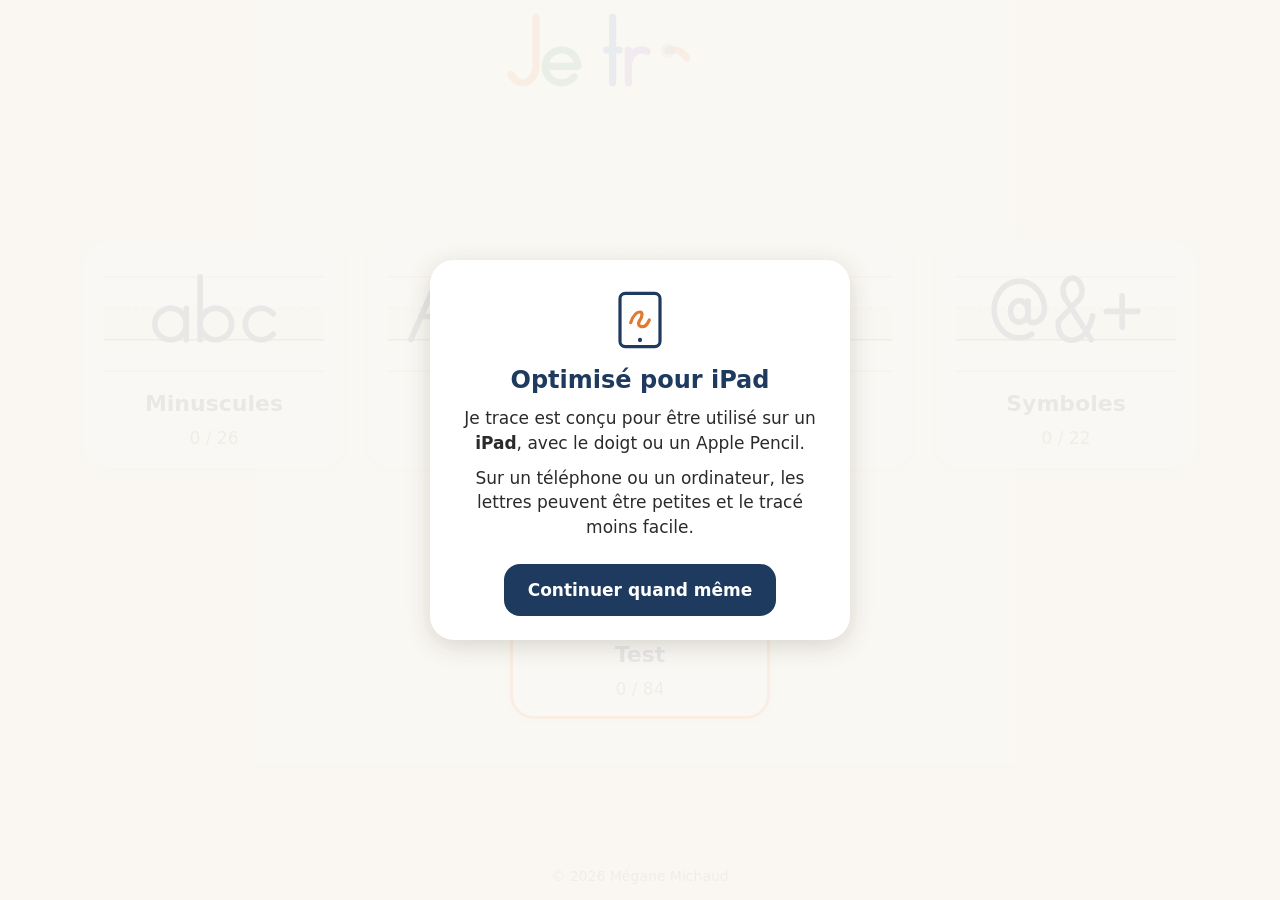
<file: index.html>
<!doctype html>
<html lang="fr">
<head>
  <meta charset="utf-8">
  <meta name="viewport" content="width=device-width, initial-scale=1, maximum-scale=1, user-scalable=no, viewport-fit=cover">
  <title>Je trace</title>
  <meta name="apple-mobile-web-app-capable" content="yes">
  <meta name="mobile-web-app-capable" content="yes">
  <meta name="apple-mobile-web-app-status-bar-style" content="default">
  <meta name="apple-mobile-web-app-title" content="Je trace">
  <meta name="theme-color" content="#faf8f3">
  <link rel="manifest" href="manifest.webmanifest">
  <link rel="apple-touch-icon" href="icons/icon-180.png">
  <link rel="icon" href="icons/icon.svg">
  <link rel="stylesheet" href="style.css">
</head>
<body>

  <!-- Accueil -->
  <section id="home" class="screen">
    <header class="bar">
      <h1 class="title title-art" id="title-art" title="Je trace">
        <canvas id="title-canvas" aria-hidden="true"></canvas><span class="sr">Je trace</span>
      </h1>
    </header>
    <main class="sets" id="sets"></main>
    <footer class="signature">© <span id="year">2026</span> Mégane Michaud</footer>
  </section>

  <!-- Liste des lettres d'une série -->
  <section id="list" class="screen" hidden>
    <header class="bar">
      <a class="btn" href="#" aria-label="Accueil">
        <svg viewBox="0 0 24 24"><path d="M3 11.5 12 4l9 7.5M5.5 10v10h13V10"/></svg>
      </a>
      <h1 class="title" id="list-title"></h1>
      <a class="btn test-btn" id="to-test" href="#" aria-label="Test">
        <svg viewBox="0 0 24 24"><rect x="5" y="4" width="14" height="17" rx="2"/><path d="M9 4V3h6v1M8.5 12.5l2.5 2.5 4.5-5"/></svg>
      </a>
    </header>
    <main class="grid" id="grid"></main>
  </section>

  <!-- Tracer une lettre -->
  <section id="trace" class="screen" hidden>
    <header class="bar">
      <a class="btn" id="to-list" href="#" aria-label="Toutes les lettres">
        <svg viewBox="0 0 24 24"><rect x="4" y="4" width="6" height="6" rx="1"/><rect x="14" y="4" width="6" height="6" rx="1"/><rect x="4" y="14" width="6" height="6" rx="1"/><rect x="14" y="14" width="6" height="6" rx="1"/></svg>
      </a>
      <div class="nav">
        <button class="btn" id="prev" aria-label="Précédente">
          <svg viewBox="0 0 24 24"><path d="M15 5l-7 7 7 7"/></svg>
        </button>
        <span class="current" id="current"></span>
        <button class="btn" id="next" aria-label="Suivante">
          <svg viewBox="0 0 24 24"><path d="M9 5l7 7-7 7"/></svg>
        </button>
      </div>
      <div class="tools">
        <button class="btn fun-toggle" id="fun" aria-label="Mode festif" aria-pressed="false">
          <svg viewBox="0 0 24 24"><path d="M10 3.5l1.7 4.8 4.8 1.7-4.8 1.7L10 16.5l-1.7-4.8L3.5 10l4.8-1.7z"/><path d="M18 14l.9 2.1 2.1.9-2.1.9L18 20l-.9-2.1L15 17l2.1-.9z"/></svg>
        </button>
        <button class="btn" id="listen" aria-label="Écouter">
          <svg viewBox="0 0 24 24"><path d="M4 9.5h4L13 5v14l-5-4.5H4z"/><path d="M16.5 8.5a5 5 0 0 1 0 7M19 6a8.5 8.5 0 0 1 0 12"/></svg>
        </button>
        <button class="btn" id="watch" aria-label="Regarder">
          <svg viewBox="0 0 24 24"><path d="M2.5 12S6 5.5 12 5.5 21.5 12 21.5 12 18 18.5 12 18.5 2.5 12 2.5 12z"/><circle cx="12" cy="12" r="3"/></svg>
        </button>
        <button class="btn" id="restart" aria-label="Recommencer">
          <svg viewBox="0 0 24 24"><path d="M4.5 12a7.5 7.5 0 1 0 2.2-5.3M4.5 4v4.5H9"/></svg>
        </button>
      </div>
    </header>
    <div class="board" id="board">
      <canvas id="canvas"></canvas>
      <div class="win" id="win" hidden>
        <span class="win-check">
          <svg viewBox="0 0 24 24"><path d="M5 12.5l4.5 4.5L19 7"/></svg>
        </span>
        <button class="btn big" id="again" aria-label="Encore">
          <svg viewBox="0 0 24 24"><path d="M4.5 12a7.5 7.5 0 1 0 2.2-5.3M4.5 4v4.5H9"/></svg>
        </button>
        <button class="btn big primary" id="go-next" aria-label="Suivante">
          <svg viewBox="0 0 24 24"><path d="M5 12h14M13 6l6 6-6 6"/></svg>
        </button>
      </div>
    </div>
  </section>

  <!-- Test: copy beside the model, then write from memory -->
  <section id="test" class="screen" hidden>
    <header class="bar">
      <a class="btn" id="test-quit" href="#" aria-label="Toutes les lettres">
        <svg viewBox="0 0 24 24"><rect x="4" y="4" width="6" height="6" rx="1"/><rect x="14" y="4" width="6" height="6" rx="1"/><rect x="4" y="14" width="6" height="6" rx="1"/><rect x="14" y="14" width="6" height="6" rx="1"/></svg>
      </a>
      <div class="dots" id="test-dots"></div>
      <div class="tools">
        <button class="btn" id="test-listen" aria-label="Écouter">
          <svg viewBox="0 0 24 24"><path d="M4 9.5h4L13 5v14l-5-4.5H4z"/><path d="M16.5 8.5a5 5 0 0 1 0 7M19 6a8.5 8.5 0 0 1 0 12"/></svg>
        </button>
        <button class="btn" id="test-erase" aria-label="Effacer">
          <svg viewBox="0 0 24 24"><path d="M4.5 12a7.5 7.5 0 1 0 2.2-5.3M4.5 4v4.5H9"/></svg>
        </button>
      </div>
    </header>
    <div class="board" id="test-board">
      <canvas id="test-canvas"></canvas>
      <div class="result" id="result" hidden>
        <div class="result-card">
          <div class="result-row" id="result-row"></div>
          <div class="result-buttons">
            <button class="btn big" id="test-again" aria-label="Encore">
              <svg viewBox="0 0 24 24"><path d="M4.5 12a7.5 7.5 0 1 0 2.2-5.3M4.5 4v4.5H9"/></svg>
            </button>
            <a class="btn big primary" id="test-done" href="#" aria-label="Terminé">
              <svg viewBox="0 0 24 24"><path d="M5 12.5l4.5 4.5L19 7"/></svg>
            </a>
          </div>
        </div>
      </div>
    </div>
  </section>

  <!-- Shown on phones and computers: the app is made for the iPad -->
  <div class="notice" id="notice" hidden>
    <div class="notice-card" role="dialog" aria-labelledby="notice-title">
      <svg class="notice-icon" viewBox="0 0 48 48"><rect x="9" y="4" width="30" height="40" rx="4"/><circle cx="24" cy="39" r="1.6"/><path d="M17 26c2-6 5-8 7-8s2 3 0 6-1 5 2 5 4-3 5-5"/></svg>
      <h2 id="notice-title">Optimisé pour iPad</h2>
      <p>Je trace est conçu pour être utilisé sur un <strong>iPad</strong>, avec le doigt ou un Apple Pencil.</p>
      <p>Sur un téléphone ou un ordinateur, les lettres peuvent être petites et le tracé moins facile.</p>
      <button class="notice-btn" id="notice-ok">Continuer quand même</button>
    </div>
  </div>

  <script src="js/glyphs.js"></script>
  <script src="js/check.js"></script>
  <script src="js/app.js"></script>
</body>
</html>
</file>
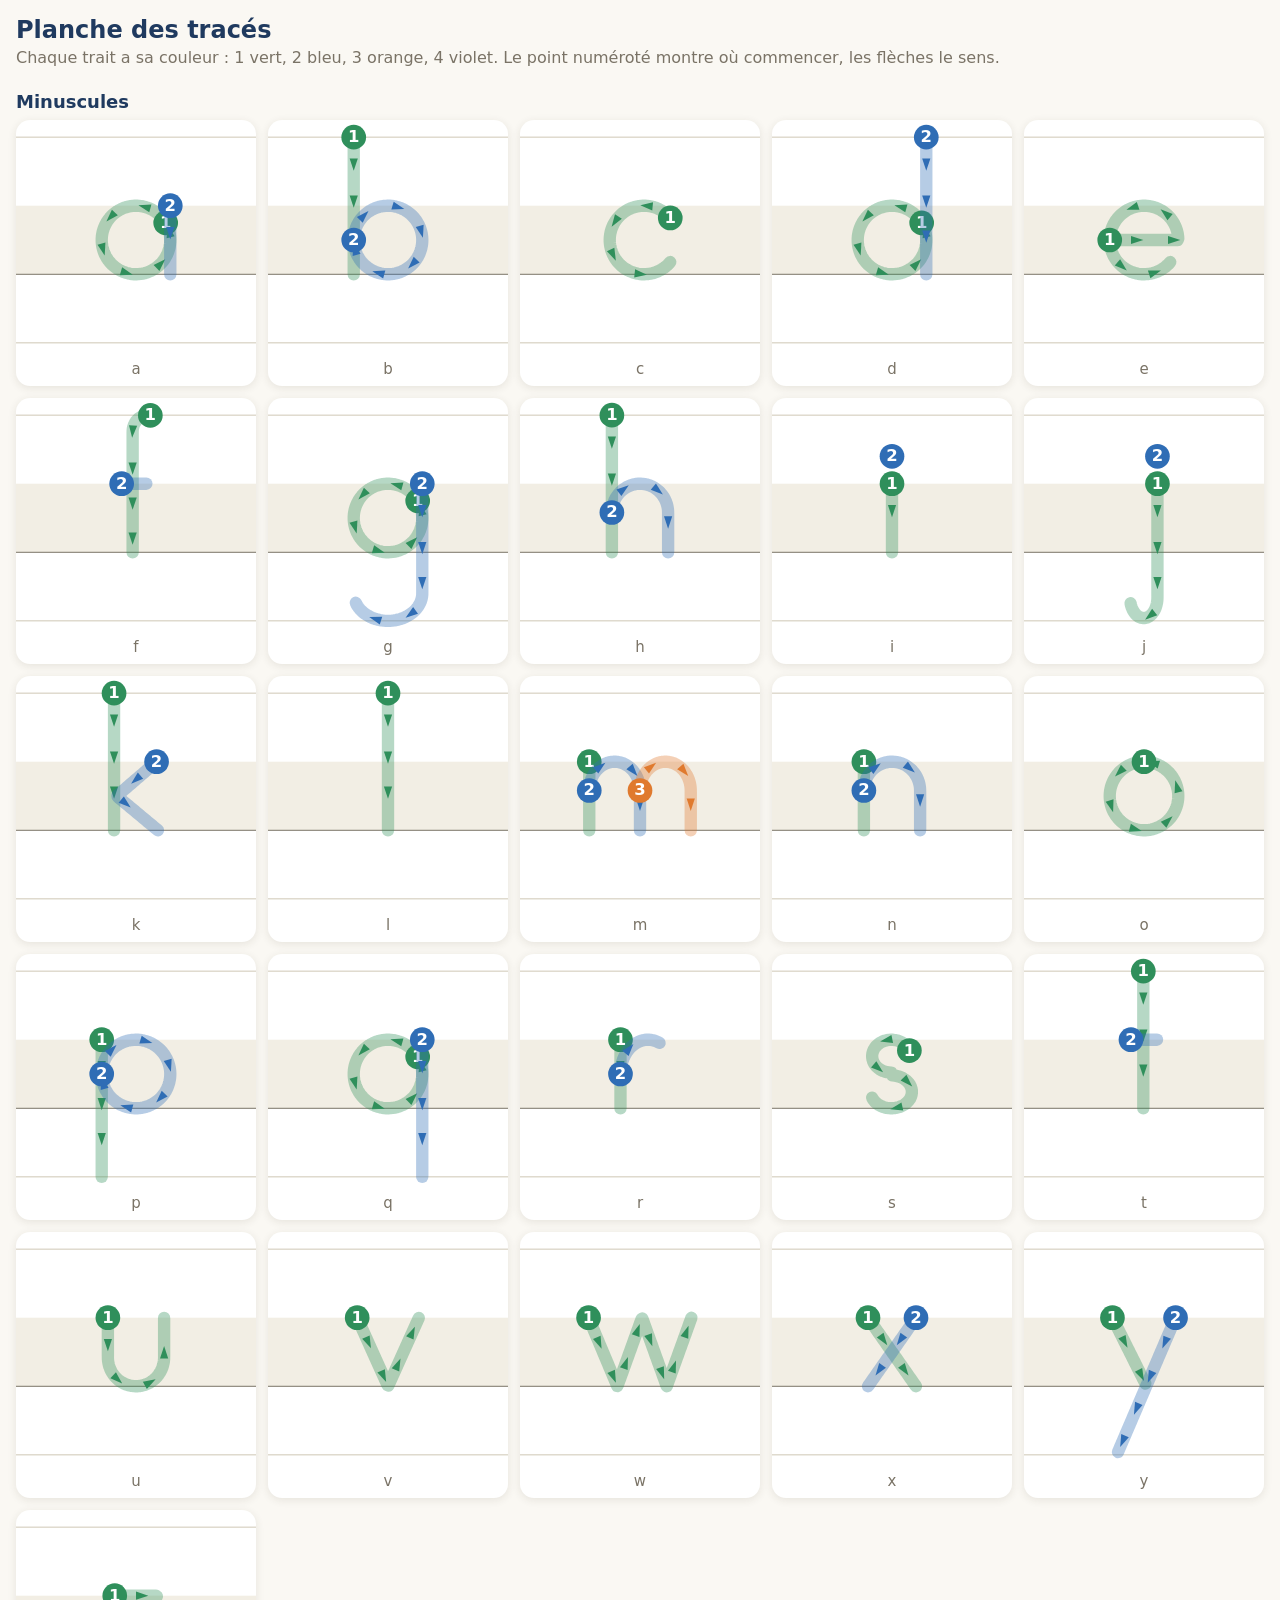
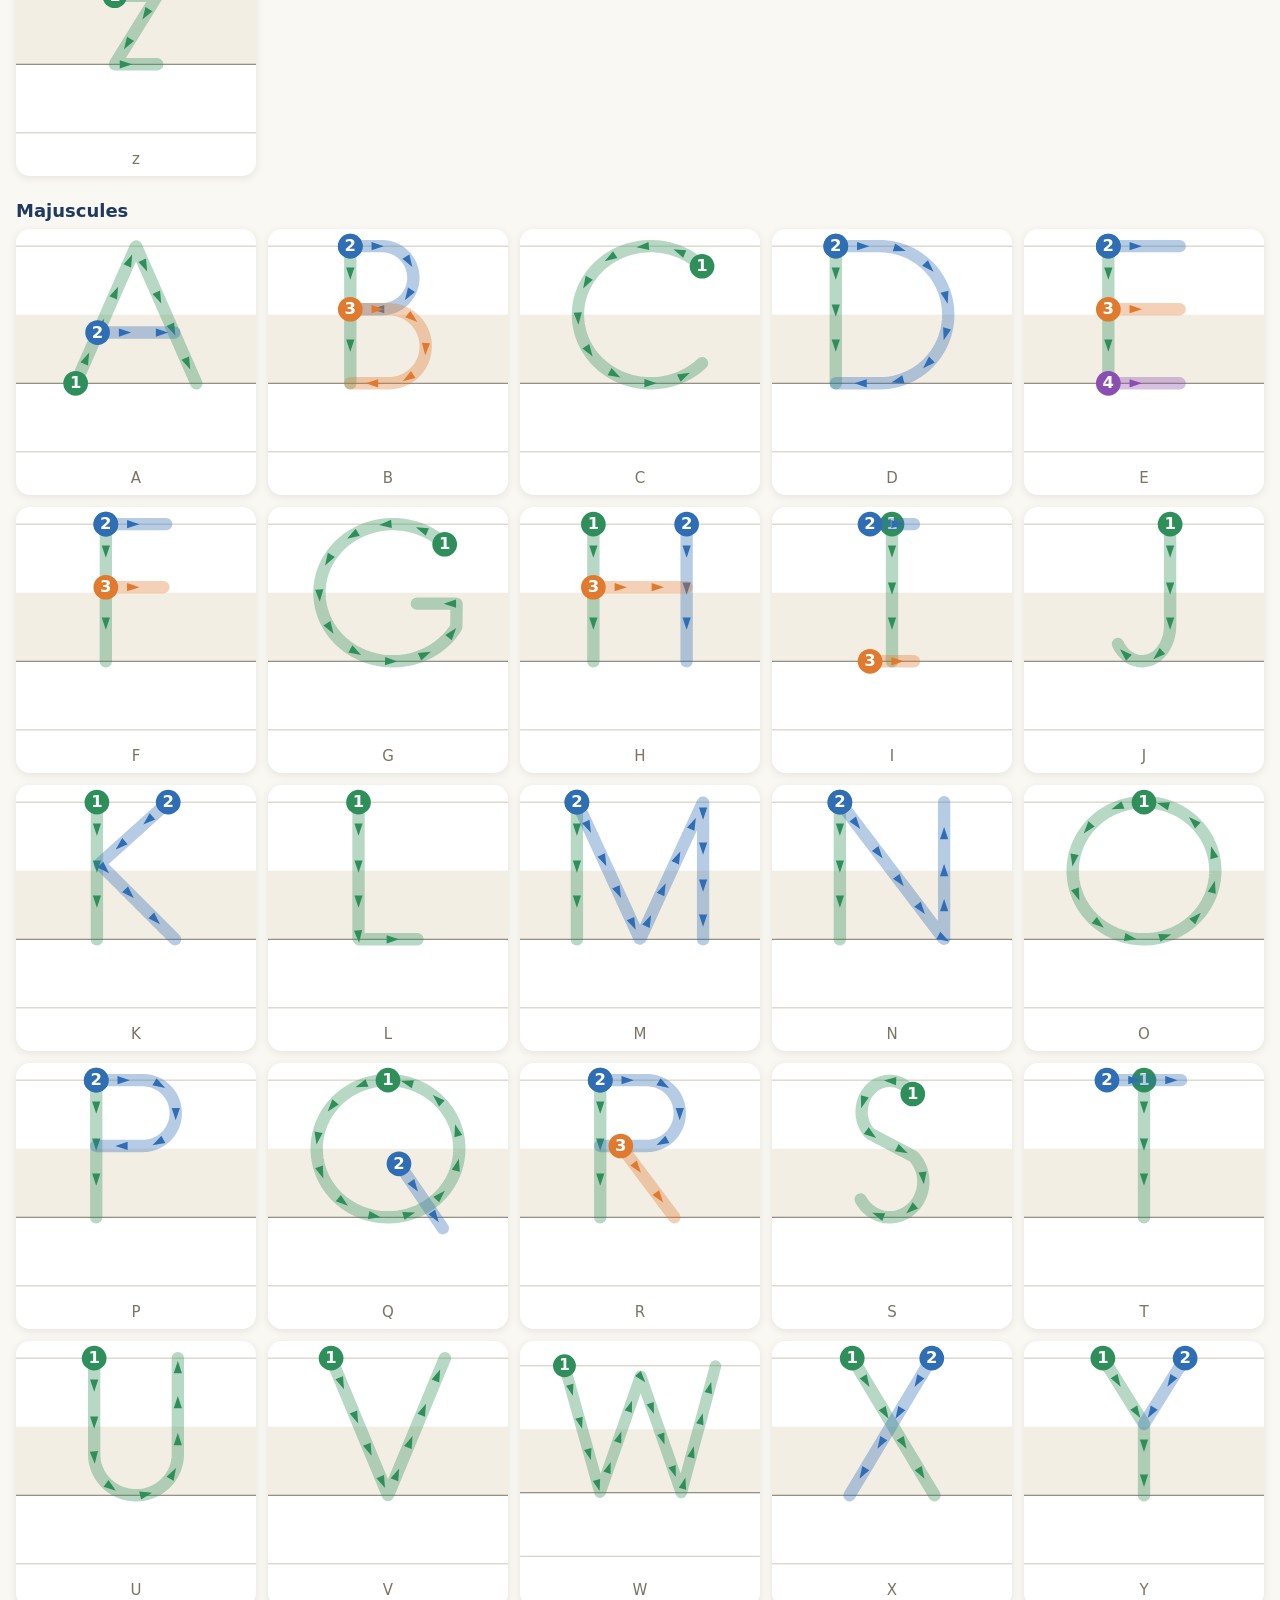
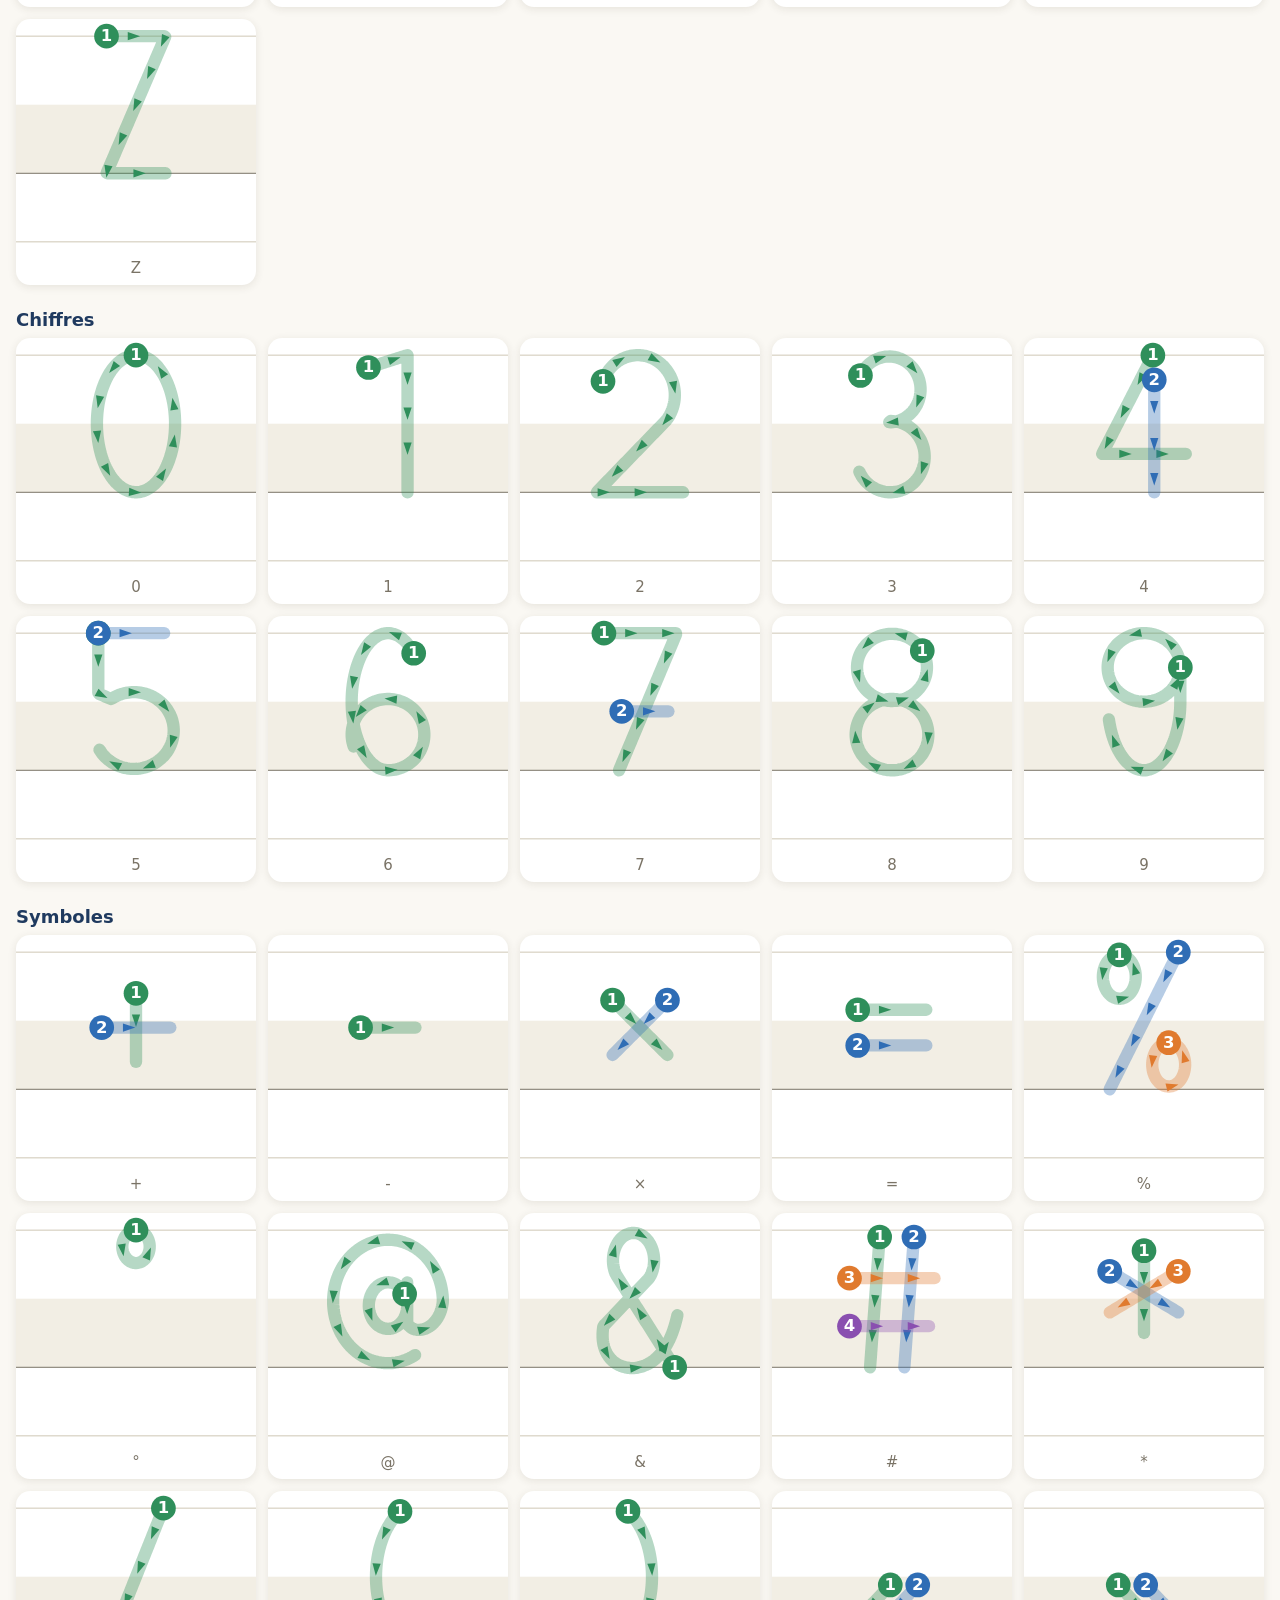
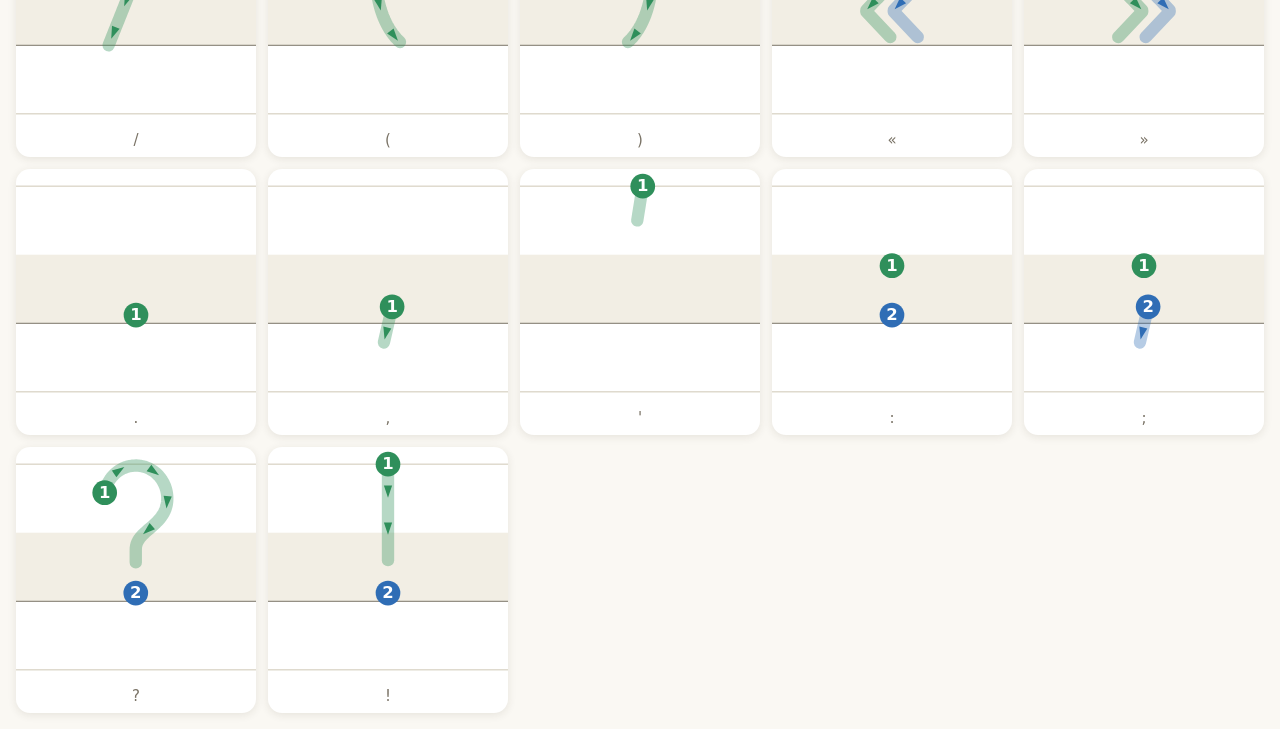
<file: planche.html>
<!doctype html>
<html lang="fr">
<head>
  <meta charset="utf-8">
  <meta name="viewport" content="width=device-width, initial-scale=1">
  <title>Planche des tracés</title>
  <style>
    :root { --paper: #faf8f3; --band: #f2eee4; --line: #cfc7b5; --road: #e7e1d3; --muted: #7a7366; --ink: #1f3a5f; }
    body { margin: 0; padding: 16px; background: var(--paper); color: var(--ink);
           font-family: -apple-system, BlinkMacSystemFont, "Segoe UI", system-ui, sans-serif; }
    h1 { font-size: 24px; margin: 0 0 4px; }
    p { margin: 0 0 16px; color: var(--muted); }
    h2 { font-size: 18px; margin: 24px 0 8px; }
    .grid { display: grid; grid-template-columns: repeat(auto-fill, minmax(200px, 1fr)); gap: 12px; }
    figure { margin: 0; background: #fff; border-radius: 14px; box-shadow: 0 2px 8px rgba(60, 50, 30, .1);
             break-inside: avoid; }
    canvas { display: block; width: 100%; aspect-ratio: 1; }
    figcaption { text-align: center; font-size: 15px; padding: 0 0 8px; color: var(--muted); }
    @media print {
      body { background: #fff; padding: 0; }
      figure { box-shadow: none; border: 1px solid var(--line); }
    }
  </style>
</head>
<body>
  <h1>Planche des tracés</h1>
  <p>Chaque trait a sa couleur : 1 vert, 2 bleu, 3 orange, 4 violet. Le point numéroté montre où commencer, les flèches le sens.</p>
  <div id="sheet"></div>
  <script src="js/glyphs.js"></script>
  <script src="js/planche.js"></script>
</body>
</html>
</file>
<file: style.css>
:root {
  --paper: #faf8f3;
  --band: #f2eee4;
  --line: #cfc7b5;
  --road: #e7e1d3;
  --ink: #1f3a5f;
  --accent: #e07a2e;
  --ok: #2f8f5b;
  --err: #c8453a;
  --text: #2a2a2a;
  --muted: #7a7366;
  --card: #ffffff;
  --shadow: 0 2px 10px rgba(60, 50, 30, .10);
}

* { box-sizing: border-box; }

html, body {
  margin: 0;
  height: 100%;
  background: var(--paper);
  color: var(--text);
  font-family: -apple-system, BlinkMacSystemFont, "Segoe UI", system-ui, sans-serif;
  overscroll-behavior: none;
  -webkit-user-select: none;
  user-select: none;
  -webkit-touch-callout: none;
  -webkit-tap-highlight-color: transparent;
}

.screen {
  height: 100%;
  display: flex;
  flex-direction: column;
  padding: env(safe-area-inset-top) env(safe-area-inset-right) env(safe-area-inset-bottom) env(safe-area-inset-left);
}
.screen[hidden] { display: none; }

/* ---- Barre du haut ---- */
.bar {
  display: flex;
  align-items: center;
  justify-content: space-between;
  gap: 12px;
  padding: 12px 16px;
  min-height: 80px;
}
.title {
  margin: 0;
  font-size: 28px;
  font-weight: 600;
  color: var(--ink);
}
#home .bar { justify-content: center; }
.title-art { cursor: pointer; }
.title-art canvas { display: block; width: 300px; height: 76px; }
.sr { position: absolute; width: 1px; height: 1px; overflow: hidden; clip: rect(0 0 0 0); white-space: nowrap; }
.nav, .tools { display: flex; align-items: center; gap: 10px; }
.current {
  min-width: 64px;
  text-align: center;
  font-size: 40px;
  font-weight: 500;
  color: var(--ink);
}

.btn {
  width: 60px;
  height: 60px;
  flex: none;
  display: inline-grid;
  place-items: center;
  border: none;
  border-radius: 16px;
  background: var(--card);
  box-shadow: var(--shadow);
  color: var(--ink);
  cursor: pointer;
  text-decoration: none;
}
.btn:active { transform: scale(.95); }
.btn:disabled { opacity: .3; }
.btn svg {
  width: 30px;
  height: 30px;
  fill: none;
  stroke: currentColor;
  stroke-width: 2;
  stroke-linecap: round;
  stroke-linejoin: round;
}
.btn.big { width: 84px; height: 84px; border-radius: 22px; }
.btn.big svg { width: 40px; height: 40px; }
.btn.primary { background: var(--ok); color: #fff; }
.fun-toggle[aria-pressed="true"] {
  background: linear-gradient(135deg, #ff5f8f, #ffb347, #4fd18b, #4f8cff, #b16cff);
  background-size: 300% 300%;
  color: #fff;
  animation: flow 4s linear infinite;
}
@keyframes flow {
  50% { background-position: 100% 100%; }
}
.btn.pulse { animation: pulse .9s ease-in-out 2; }
.btn-space { width: 60px; }

@keyframes pulse {
  50% { transform: scale(1.12); box-shadow: 0 0 0 8px rgba(224, 122, 46, .25); }
}

/* ---- Accueil ---- */
.sets {
  flex: 1;
  display: flex;
  flex-wrap: wrap;
  align-content: center;
  justify-content: center;
  gap: 24px;
  padding: 16px;
}
.set {
  width: 260px;
  padding: 28px 16px 20px;
  border-radius: 24px;
  background: var(--card);
  box-shadow: var(--shadow);
  text-decoration: none;
  color: var(--ink);
  display: flex;
  flex-direction: column;
  align-items: center;
  gap: 12px;
}
.set:active { transform: scale(.97); }
.set canvas { width: 220px; height: 110px; }
.set .label { font-size: 22px; font-weight: 600; }
.set-test { box-shadow: var(--shadow), inset 0 0 0 3px var(--accent); }
.set-icon {
  width: 220px;
  height: 110px;
  display: grid;
  place-items: center;
  color: var(--accent);
}
.set-icon svg { width: 76px; height: 76px; fill: none; stroke: currentColor; stroke-width: 1.8; stroke-linecap: round; stroke-linejoin: round; }
.set .count { font-size: 17px; color: var(--muted); }

.signature {
  padding: 8px 16px 16px;
  text-align: center;
  font-size: 14px;
  color: var(--muted);
}

/* ---- Grille des lettres ---- */
.grid {
  flex: 1;
  overflow-y: auto;
  -webkit-overflow-scrolling: touch;
  display: grid;
  grid-template-columns: repeat(auto-fill, minmax(110px, 1fr));
  gap: 16px;
  padding: 8px 20px 24px;
  align-content: start;
}
.tile {
  position: relative;
  aspect-ratio: 1;
  border-radius: 20px;
  background: var(--card);
  box-shadow: var(--shadow);
  display: grid;
  place-items: center;
  overflow: hidden;
}
.tile:active { transform: scale(.95); }
.tile canvas { width: 100%; height: 100%; }
.tile.done::after {
  content: "";
  position: absolute;
  top: 8px;
  right: 8px;
  width: 26px;
  height: 26px;
  border-radius: 50%;
  background: var(--ok) url("data:image/svg+xml,%3Csvg xmlns='http://www.w3.org/2000/svg' viewBox='0 0 24 24'%3E%3Cpath d='M6 12.5l4 4L18 8' fill='none' stroke='white' stroke-width='3' stroke-linecap='round' stroke-linejoin='round'/%3E%3C/svg%3E") center / 20px no-repeat;
}

.tile.mastered::before {
  content: "";
  position: absolute;
  top: 8px;
  left: 8px;
  width: 26px;
  height: 26px;
  border-radius: 50%;
  background: var(--accent) url("data:image/svg+xml,%3Csvg xmlns='http://www.w3.org/2000/svg' viewBox='0 0 24 24'%3E%3Cpath d='M12 4.5l2.2 4.6 5 .6-3.7 3.5 1 5L12 15.8l-4.5 2.4 1-5-3.7-3.5 5-.6z' fill='white'/%3E%3C/svg%3E") center / 20px no-repeat;
}

/* ---- Tracé ---- */
.board {
  position: relative;
  flex: 1;
  margin: 0 16px 16px;
  border-radius: 24px;
  background: var(--card);
  box-shadow: var(--shadow);
  overflow: hidden;
}
#canvas, #test-canvas {
  position: absolute;
  inset: 0;
  width: 100%;
  height: 100%;
  touch-action: none;
}
.win {
  position: absolute;
  right: 20px;
  top: 50%;
  transform: translateY(-50%);
  display: flex;
  flex-direction: column;
  align-items: center;
  gap: 20px;
  padding: 20px 14px;
  border-radius: 28px;
  background: rgba(255, 255, 255, .95);
  box-shadow: 0 6px 24px rgba(60, 50, 30, .18);
  animation: rise .35s ease-out;
}
.win[hidden] { display: none; }
.win-check {
  width: 64px;
  height: 64px;
  border-radius: 50%;
  background: var(--ok);
  display: grid;
  place-items: center;
}
.win-check svg { width: 40px; height: 40px; fill: none; stroke: #fff; stroke-width: 3; stroke-linecap: round; stroke-linejoin: round; }

@keyframes rise {
  from { transform: translate(30px, -50%); opacity: 0; }
}

/* ---- Test ---- */
.test-btn { color: var(--accent); }
.dots { display: flex; gap: 12px; }
.dots span {
  width: 24px;
  height: 24px;
  border-radius: 50%;
  border: 3px solid var(--line);
  background: var(--card);
}
.dots span.cur { border-color: var(--accent); box-shadow: 0 0 0 4px rgba(224, 122, 46, .2); }
.dots span.pass { border-color: var(--ok); background: var(--ok); }
.dots span.miss { border-color: var(--line); background: var(--road); }

.result {
  position: absolute;
  inset: 0;
  display: grid;
  place-items: center;
  background: rgba(250, 248, 243, .85);
  animation: appear .3s ease-out;
}
.result[hidden] { display: none; }
.result-card {
  display: flex;
  flex-direction: column;
  align-items: center;
  gap: 28px;
  padding: 28px;
  border-radius: 28px;
  background: var(--card);
  box-shadow: 0 6px 24px rgba(60, 50, 30, .18);
}
.result-row { display: flex; flex-wrap: wrap; justify-content: center; gap: 16px; }
.result-item { display: flex; flex-direction: column; align-items: center; gap: 10px; }
.result-item canvas { width: 96px; height: 96px; border-radius: 16px; background: var(--paper); }
.result-item .mark {
  width: 34px;
  height: 34px;
  border-radius: 50%;
  border: 3px solid var(--line);
}
.result-item.pass .mark {
  border-color: var(--ok);
  background: var(--ok) url("data:image/svg+xml,%3Csvg xmlns='http://www.w3.org/2000/svg' viewBox='0 0 24 24'%3E%3Cpath d='M6 12.5l4 4L18 8' fill='none' stroke='white' stroke-width='3' stroke-linecap='round' stroke-linejoin='round'/%3E%3C/svg%3E") center / 24px no-repeat;
}
.result-buttons { display: flex; gap: 24px; }
@keyframes appear { from { opacity: 0; } }

/* ---- Message « optimisé pour iPad » ---- */
.notice {
  position: fixed;
  inset: 0;
  z-index: 10;
  display: grid;
  place-items: center;
  padding: 16px;
  background: rgba(250, 248, 243, .92);
}
.notice[hidden] { display: none; }
.notice-card {
  max-width: 420px;
  padding: 28px 24px 24px;
  border-radius: 24px;
  background: var(--card);
  box-shadow: 0 6px 24px rgba(60, 50, 30, .18);
  text-align: center;
  -webkit-user-select: text;
  user-select: text;
}
.notice-icon { width: 64px; height: 64px; fill: none; stroke: var(--ink); stroke-width: 2.4; stroke-linecap: round; stroke-linejoin: round; }
.notice-icon circle { fill: var(--ink); stroke: none; }
.notice-icon path { stroke: var(--accent); }
.notice h2 { margin: 10px 0 12px; font-size: 24px; color: var(--ink); }
.notice p { margin: 0 0 10px; font-size: 17px; line-height: 1.45; color: var(--text); }
.notice-btn {
  margin-top: 14px;
  min-height: 52px;
  padding: 0 24px;
  border: none;
  border-radius: 16px;
  background: var(--ink);
  color: #fff;
  font: inherit;
  font-size: 17px;
  font-weight: 600;
  cursor: pointer;
}

@media (max-width: 600px) {
  .btn { width: 48px; height: 48px; border-radius: 12px; }
  .btn svg { width: 24px; height: 24px; }
  .bar { gap: 6px; padding: 8px; min-height: 64px; }
  .nav, .tools { gap: 6px; }
  .current { min-width: 40px; font-size: 30px; }
  .board { margin: 0 8px 8px; }
  .dots { gap: 6px; }
  .dots span { width: 16px; height: 16px; border-width: 2px; }
  .result-item canvas { width: 64px; height: 64px; }
}
</file>
